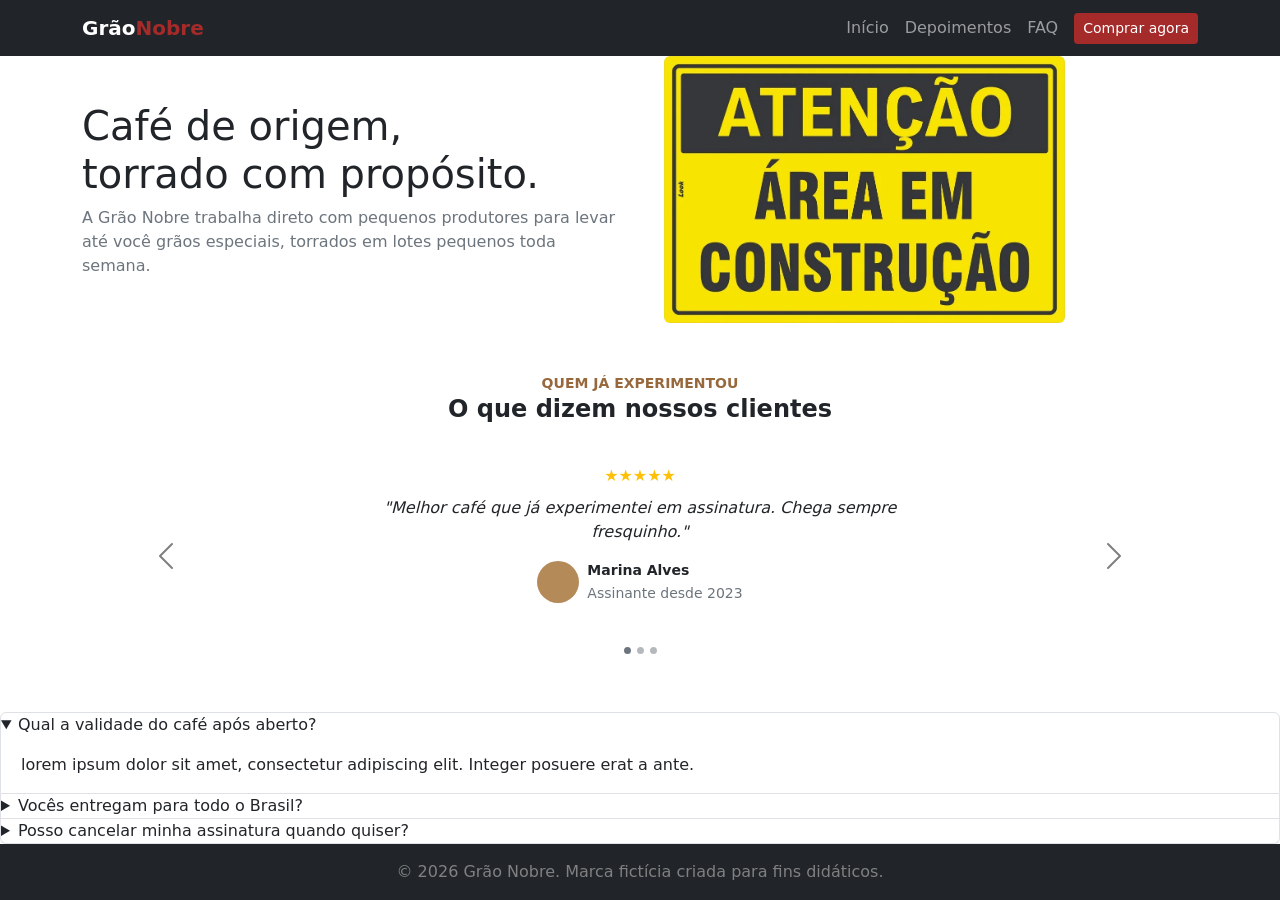
<file: Exercicio 2/index.html>
<!DOCTYPE html>
<html lang="pt-BR">
<head>
  <meta charset="UTF-8">
  <meta name="viewport" content="width=device-width, initial-scale=1.0">
  <title>Demo Bootstrap</title>
  <link
  href="https://cdn.jsdelivr.net/npm/bootstrap@5.3.3/dist/css/bootstrap.min.css"
  rel="stylesheet"
  >
</head>
<body>

<nav class="navbar navbar-expand-lg navbar-dark bg-dark">
  <div class="container">
    <a class="navbar-brand fw-bold" href="#">
      Grão<span style="color: brown;">Nobre</span>
    </a>
    <div class="collapse navbar-collapse" id="navbarPrincipal">
      <ul class="navbar-nav ms-auto align-items-lg-center">
        <li class="nav-item">
          <a class="nav-link" href="#inicio">Início</a>
        </li>
        <li class="nav-item">
          <a class="nav-link" href="#depoimentos">Depoimentos</a>
        </li>
        <li class="nav-item">
          <a class="nav-link" href="#faq">FAQ</a>
        </li>
        <li class="nav-item ms-lg-2">
          <button
            class="btn btn-sm text-white"
            style="background-color: brown;"
            data-bs-toggle="modal"
            data-bs-target="#comprarModal">
            Comprar agora
          </button>
        </li>
      </ul>
    </div>
  </div>
</nav>

<section id="inicio" class="hero">
  <div class="container">
    <div class="row align-items-center g-4 g-lg-5">
      <div class="col-lg-6">
        <h1>Café de origem,<br class="d-none d-xl-block"> torrado com propósito.</h1>
        <p class="text-secondary mb-0">A Grão Nobre trabalha direto com pequenos produtores para levar até você grãos especiais, torrados em lotes pequenos toda semana.</p>
      </div>
      <div class="col-lg-6">
        <img src="imagem/image.png" alt="Placeholder" class="img-fluid w-75 rounded">
      </div>
    </div>
  </div>
</section>

<section id="depoimentos" class="py-5 bg-white">
  <div class="container text-center">
    <small class="fw-bold text-uppercase"
           style="color: #98683d;">
      Quem já experimentou
    </small>
    <h2 class="h4 fw-bold mb-4">
      O que dizem nossos clientes
    </h2>
    <div id="carouselStacked"
         class="carousel slide"
         data-bs-ride="carousel">
      <div class="carousel-inner">
        <div class="carousel-item active">
          <div class="py-3 mx-auto" style="max-width: 600px;">
            <div class="text-warning mb-2">★★★★★</div>
            <p class="fst-italic">
              "Melhor café que já experimentei em assinatura.
              Chega sempre fresquinho."
            </p>
            <div class="d-flex justify-content-center
                        align-items-center gap-2">
              <div class="rounded-circle"
                   style="width: 42px; height: 42px;
                          background: #b58a59;">
              </div>
              <div class="text-start">
                <strong class="d-block small">
                  Marina Alves
                </strong>
                <small class="text-secondary">
                  Assinante desde 2023
                </small>
              </div>
            </div>
          </div>
        </div>
        <div class="carousel-item">
          <div class="py-3 mx-auto" style="max-width: 600px;">
            <div class="text-warning mb-2">★★★★★</div>
            <p class="fst-italic">
              "Um café delicioso, com aroma incrível.
              Minha rotina ficou muito melhor!"
            </p>
            <div class="d-flex justify-content-center
                        align-items-center gap-2">
              <div class="rounded-circle"
                   style="width: 42px; height: 42px;
                          background: #98683d;">
              </div>
              <div class="text-start">
                <strong class="d-block small">
                  Rafael Costa
                </strong>
                <small class="text-secondary">
                  Cliente desde 2024
                </small>
              </div>

            </div>
          </div>
        </div>
        <div class="carousel-item">
          <div class="py-3 mx-auto" style="max-width: 600px;">
            <div class="text-warning mb-2">★★★★★</div>
            <p class="fst-italic">
              "Adorei conhecer cafés de diferentes origens.
              A qualidade realmente faz diferença."
            </p>
            <div class="d-flex justify-content-center
                        align-items-center gap-2">

              <div class="rounded-circle"
                   style="width: 42px; height: 42px;
                          background: #c9a879;">
              </div>
              <div class="text-start">
                <strong class="d-block small">
                  Camila Rocha
                </strong>
                <small class="text-secondary">
                  Assinante desde 2022
                </small>
              </div>
            </div>
          </div>
        </div>
      </div>
      <button class="carousel-control-prev"
              type="button"
              data-bs-target="#carouselStacked"
              data-bs-slide="prev"
              aria-label="Depoimento anterior">

        <span class="carousel-control-prev-icon"
              aria-hidden="true"
              style="filter: invert(1);">
        </span>
      </button>
      <button class="carousel-control-next"
              type="button"
              data-bs-target="#carouselStacked"
              data-bs-slide="next"
              aria-label="Próximo depoimento">

        <span class="carousel-control-next-icon"
              aria-hidden="true"
              style="filter: invert(1);">
        </span>
      </button>
      <div class="carousel-indicators position-static mt-3 mb-0">
        <button type="button"
                data-bs-target="#carouselStacked"
                data-bs-slide-to="0"
                class="active bg-secondary"
                aria-current="true"
                aria-label="Depoimento 1"
                style="width: 7px; height: 7px;
                       border-radius: 50%;">
        </button>
        <button type="button"
                data-bs-target="#carouselStacked"
                data-bs-slide-to="1"
                class="bg-secondary"
                aria-label="Depoimento 2"
                style="width: 7px; height: 7px;
                       border-radius: 50%;">
        </button>
        <button type="button"
                data-bs-target="#carouselStacked"
                data-bs-slide-to="2"
                class="bg-secondary"
                aria-label="Depoimento 3"
                style="width: 7px; height: 7px;
                       border-radius: 50%;">
        </button>
      </div>
    </div>
  </div>
</section>

<div class="accordion accordion-sm" id="accordionExpandCollapse">
  <details class="accordion-item" name="accordionExpandCollapse" open>
    <summary class="accordion-header">
      Qual a validade do café após aberto?
    </summary>
    <div class="accordion-body">
      lorem ipsum dolor sit amet, consectetur adipiscing elit. Integer posuere erat a ante.
    </div>
  </details>
  <details class="accordion-item" name="accordionExpandCollapse">
    <summary class="accordion-header">
      Vocês entregam para todo o Brasil?
    </summary>
    <div class="accordion-body">
      lorem ipsum dolor sit amet, consectetur adipiscing elit. Integer posuere erat a ante.
    </div>
  </details>
  <details class="accordion-item" name="accordionExpandCollapse">
    <summary class="accordion-header">
      Posso cancelar minha assinatura quando quiser?
    </summary>
    <div class="accordion-body">
      lorem ipsum dolor sit amet, consectetur adipiscing elit. Integer posuere erat a ante.
    </div>
  </details>
</div>

  <footer class="py-3 text-center bg-dark" style="color: gray;">
    <div class="container">© 2026 Grão Nobre. Marca fictícia criada para fins didáticos.</div>
  </footer>

    <div class="modal fade" id="comprarModal" tabindex="-1" aria-labelledby="comprarModalLabel" aria-hidden="true">
    <div class="modal-dialog modal-dialog-centered">
      <div class="modal-content">
        <div class="modal-header">
          <h2 class="modal-title fs-5" id="comprarModalLabel">Faça seu pedido</h2>
          <button type="button" class="btn-close" data-bs-dismiss="modal" aria-label="Fechar"></button>
        </div>
        <div class="modal-body">
          <p class="text-secondary">Kit de degustação</p>
          <p class="text-secondary">1 pacote e 250g</p>
          <p class="text-secondary">5 pacotes de 250g</p>
            <button class="btn btn-coffee w-100" style="background-color: blue; color: white;">Ir para o carrinho</button>
        </div>
      </div>
    </div>
  </div>

  <script src="https://cdn.jsdelivr.net/npm/bootstrap@5.3.3/dist/js/bootstrap.bundle.min.js"></script>
</body>
</html>
</file>
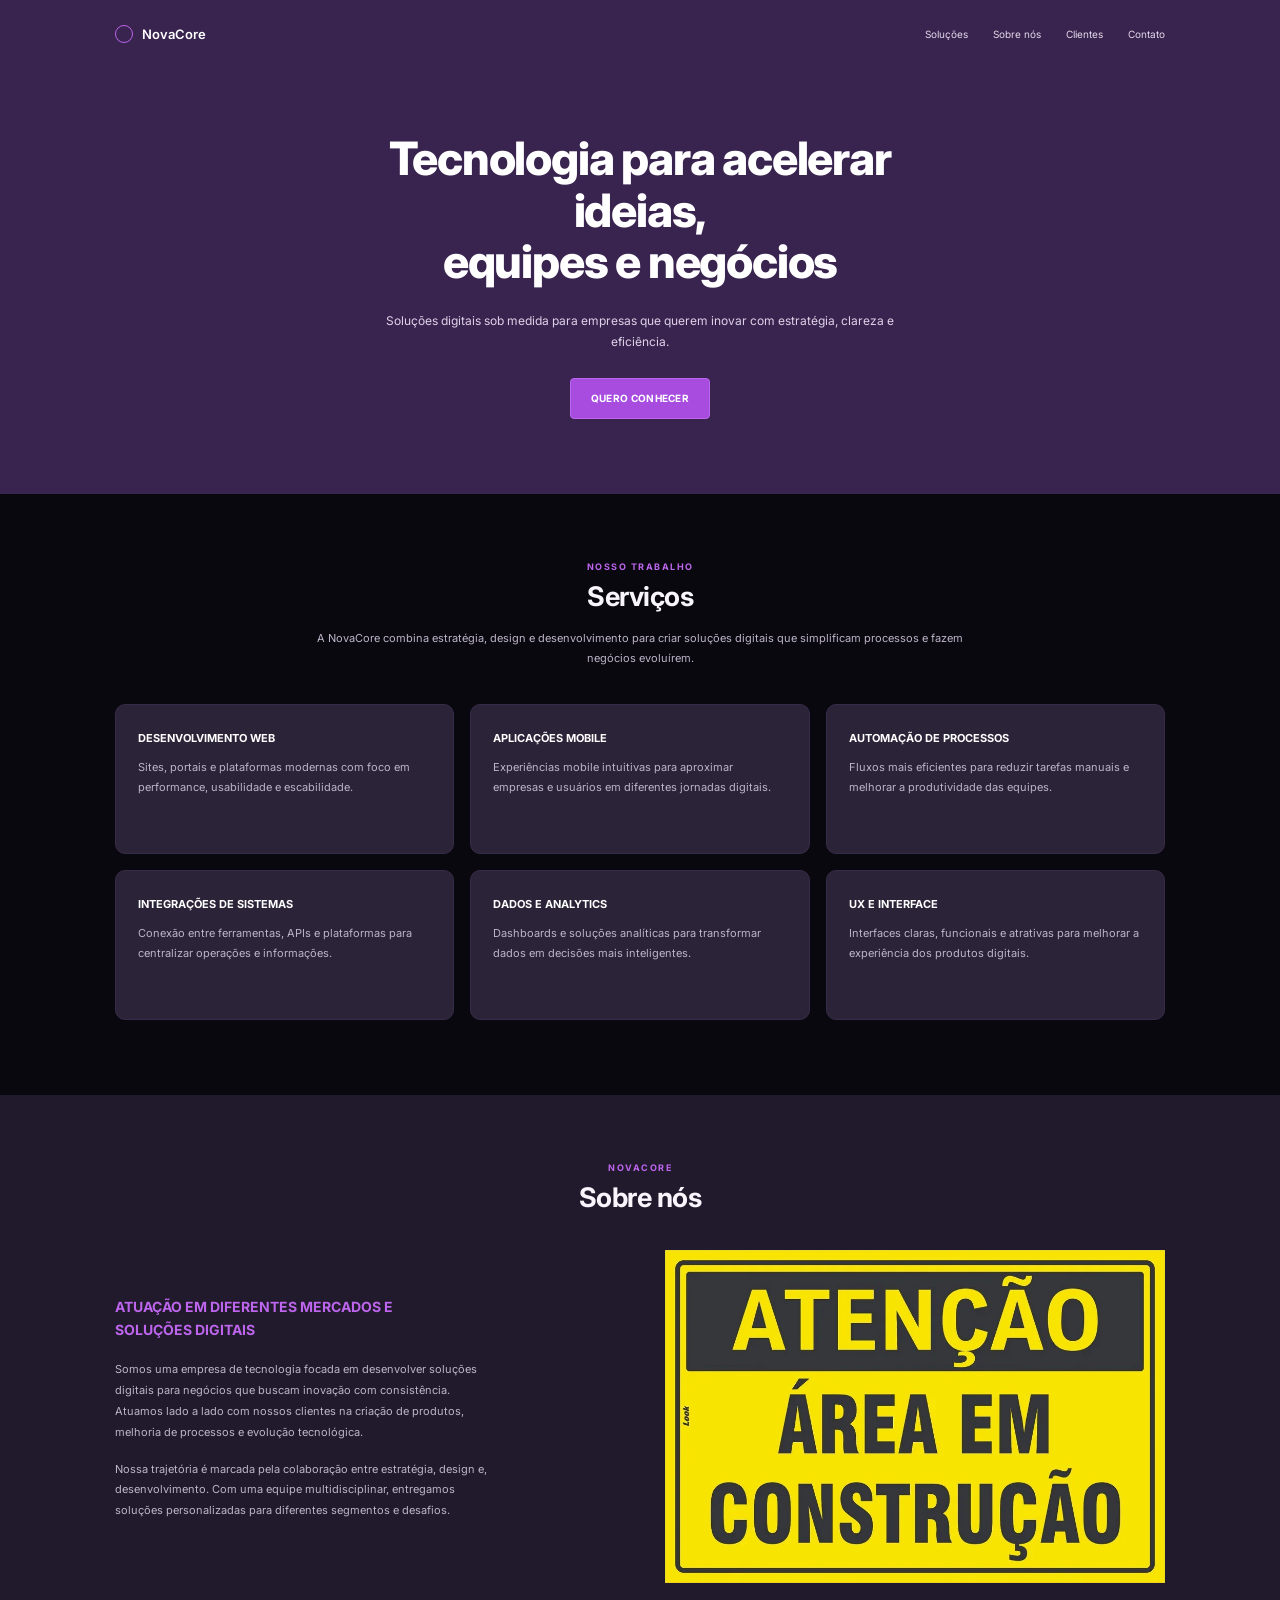
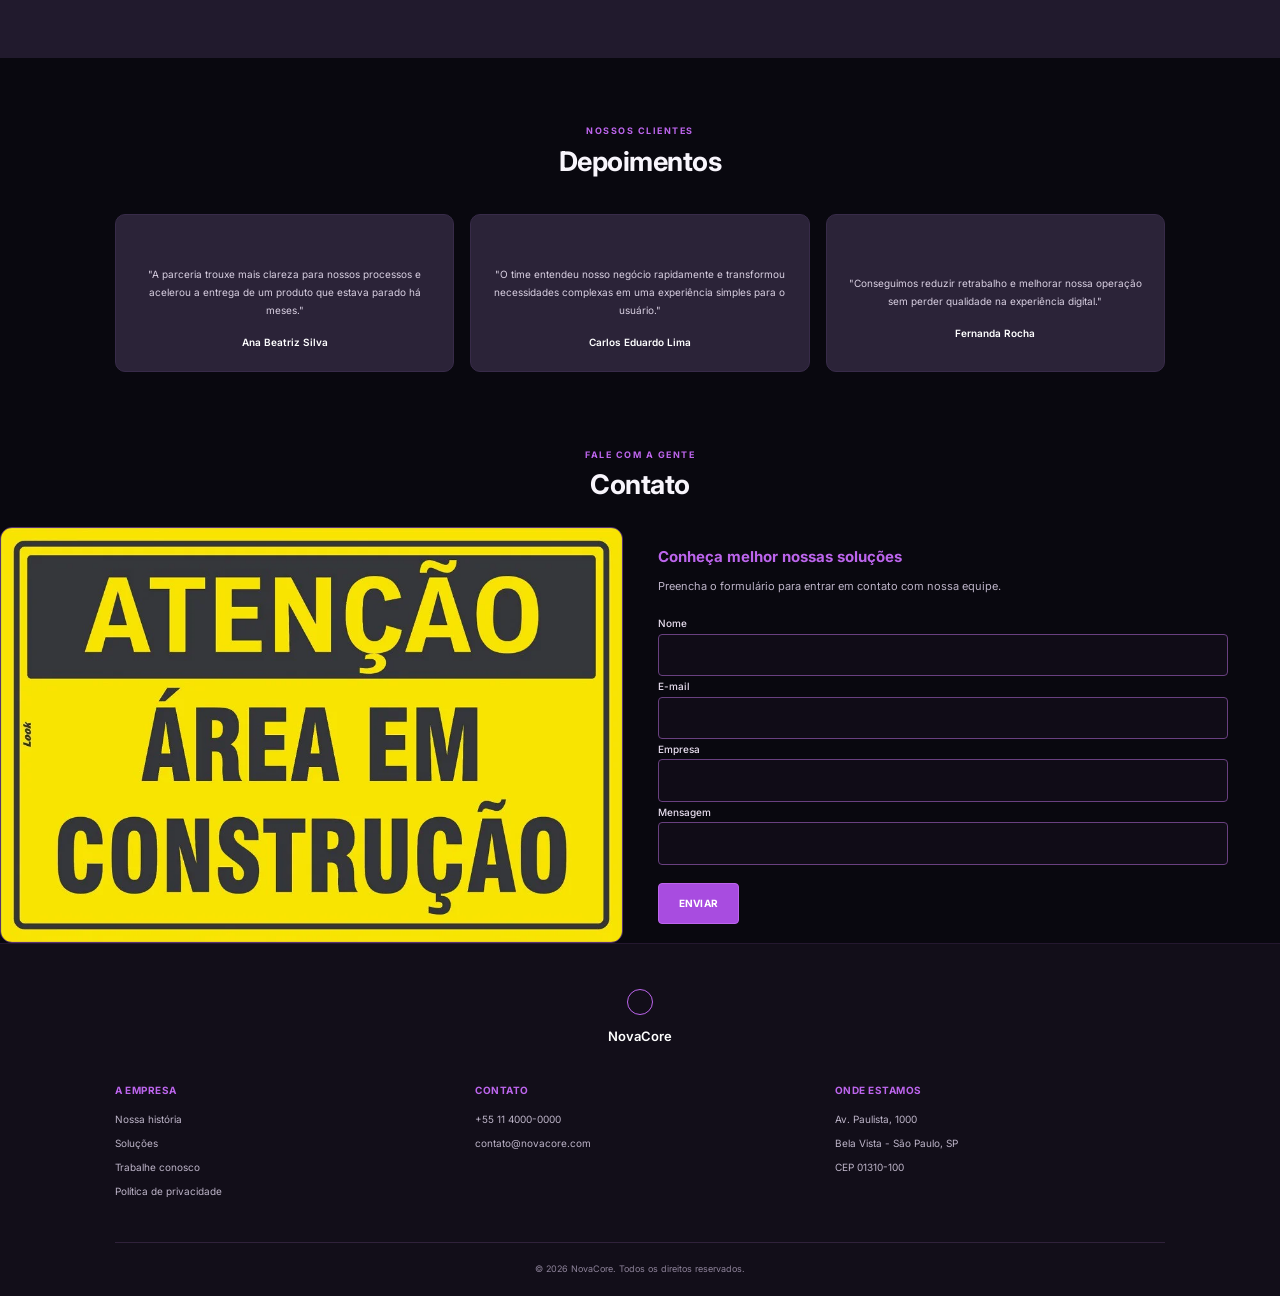
<file: Exercicio1/index.html>
<!DOCTYPE html>
<html lang="en">
<head>
  <meta charset="UTF-8">
  <meta name="viewport" content="width=device-width, initial-scale=1.0">
  <title>Ex1</title>
  <link rel="preconnect" href="https://fonts.googleapis.com">
  <link rel="preconnect" href="https://fonts.gstatic.com" crossorigin>
  <link href="https://fonts.googleapis.com/css2?family=Inter:wght@400;500;600;700;800&display=swap" rel="stylesheet">
  <link rel="stylesheet" href="style.css">
</head>

<body>
  <div class="page">

    <header class="header">
        <div class="marca">NovaCore</div>
      <nav class="nav">
        <a href="#">Soluções</a>
        <a href="#">Sobre nós</a>
        <a href="#">Clientes</a>
        <a href="#">Contato</a>
      </nav>
    </header>

    <main>
      <section class="hero">
        <div class="hero-retangulo">
          <h1>Tecnologia para acelerar<br>ideias,<br>equipes e negócios</h1>
          <p class="hero-texto">
            Soluções digitais sob medida para empresas que querem inovar com estratégia, clareza e eficiência.
          </p>
          <button class="button" type="button">QUERO CONHECER</button>
        </div>
      </section>

      <section class="servicos">
        <div class="servicos-header">
          <h5>NOSSO TRABALHO</h5>
          <h2>Serviços</h2>
          <p>A NovaCore combina estratégia, design e desenvolvimento para criar soluções digitais que simplificam processos e fazem negócios evoluírem.</p>
        </div>

        <div class="servicos-grid">
          <div class="grid-box">
            <h3>DESENVOLVIMENTO WEB</h3>
            <p>Sites, portais e plataformas modernas com foco em performance, usabilidade e escabilidade.</p>
          </div>

          <div class="grid-box">
            <h3>APLICAÇÕES MOBILE</h3>
            <p>Experiências mobile intuitivas para aproximar empresas e usuários em diferentes jornadas digitais.</p>
          </div>

          <div class="grid-box">
            <h3>AUTOMAÇÃO DE PROCESSOS</h3>
            <p>Fluxos mais eficientes para reduzir tarefas manuais e melhorar a produtividade das equipes.</p>
          </div>

          <div class="grid-box">
            <h3>INTEGRAÇÕES DE SISTEMAS</h3>
            <p>Conexão entre ferramentas, APIs e plataformas para centralizar operações e informações.</p>
          </div>

          <div class="grid-box">
            <h3>DADOS E ANALYTICS</h3>
            <p>Dashboards e soluções analíticas para transformar dados em decisões mais inteligentes.</p>
          </div>

          <div class="grid-box">
            <h3>UX E INTERFACE</h3>
            <p>Interfaces claras, funcionais e atrativas para melhorar a experiência dos produtos digitais.</p>
          </div>
        </div>
      </section>

      <section class="sobrenos">
        <div class="sobrenos-header">
          <h5>NOVACORE</h5>
          <h2>Sobre nós</h2>
        </div>

        <div class="sobrenos-texto">
            <h3>ATUAÇÃO EM DIFERENTES MERCADOS E<br>SOLUÇÕES DIGITAIS</h3>
            <p>
              Somos uma empresa de tecnologia focada em desenvolver soluções<br>digitais para negócios que buscam inovação com consistência.<br>Atuamos lado a lado com nossos clientes na criação de produtos,<br> melhoria de processos e evolução tecnológica.
            </p>
            <p>
              Nossa trajetória é marcada pela colaboração entre estratégia, design e,<br>desenvolvimento. Com uma equipe multidisciplinar, entregamos<br>soluções personalizadas para diferentes segmentos e desafios.
            </p>
        </div>

        <div class="sobrenos-imagem">
          <img src="imagem/image.png" alt="Trocar">
        </div>
      </section>

      <section class="depoimentos">
        <div class="depoimentos-header">
          <h5>NOSSOS CLIENTES</h5>
          <h2>Depoimentos</h2>
        </div>

        <div class="depoimentos-grid">
          <div class="depoimentos-box">
            <p>"A parceria trouxe mais clareza para nossos processos e acelerou a entrega de um produto que estava parado há meses."</p>
            <h6>Ana Beatriz Silva</h6>
          </div>

          <div class="depoimentos-box">
            <p>"O time entendeu nosso negócio rapidamente e transformou necessidades complexas em uma experiência simples para o usuário."</p>
            <h6>Carlos Eduardo Lima</h6>
          </div>

          <div class="depoimentos-box">
            <p>"Conseguimos reduzir retrabalho e melhorar nossa operação sem perder qualidade na experiência digital."</p>
            <h6>Fernanda Rocha</h6>
          </div>
        </div>
      </section>

      <section class="contato">
        <div class="contato-header">
          <h5>FALE COM A GENTE</h5>
          <h2>Contato</h2>
        </div>

        <div class="contato-imagem">
          <img src="imagem/image.png" alt="Trocar">
        </div>

          <div class="contato-formulario">
            <h3>Conheça melhor nossas soluções</h3>
            <p>Preencha o formulário para entrar em contato com nossa equipe.</p>

            <label for="nome">Nome</label>
            <input id="nome" type="text">

            <label for="email">E-mail</label>
            <input id="email" type="email">

            <label for="empresa">Empresa</label>
            <input id="empresa" type="text">

            <label for="mensagem">Mensagem</label>
            <input id="mensagem" type="text">

            <button class="button" type="button">ENVIAR</button>
          </div>
        </div>
      </section>
    </main>

    <footer class="footer">

        <div class="marca-footer">
          <h4>NovaCore</h4>
        </div>
      
      <div class="footer-grid">
        <div>
          <h5>A EMPRESA</h5>
          <a href="#">Nossa história</a>
          <a href="#">Soluções</a>
          <a href="#">Trabalhe conosco</a>
          <a href="#">Política de privacidade</a>
        </div>

        <div>
          <h5>CONTATO</h5>
          <a href="#">+55 11 4000-0000</a>
          <a href="#">contato@novacore.com</a>
        </div>

        <div>
          <h5>ONDE ESTAMOS</h5>
          <a href="#">Av. Paulista, 1000</a>
          <a href="#">Bela Vista - São Paulo, SP</a>
          <a href="#">CEP 01310-100</a>
        </div>
      </div>

      <div class="copyright">
        © 2026 NovaCore. Todos os direitos reservados.
      </div>
    </footer>

  </div>
</body>
</html>
</file>
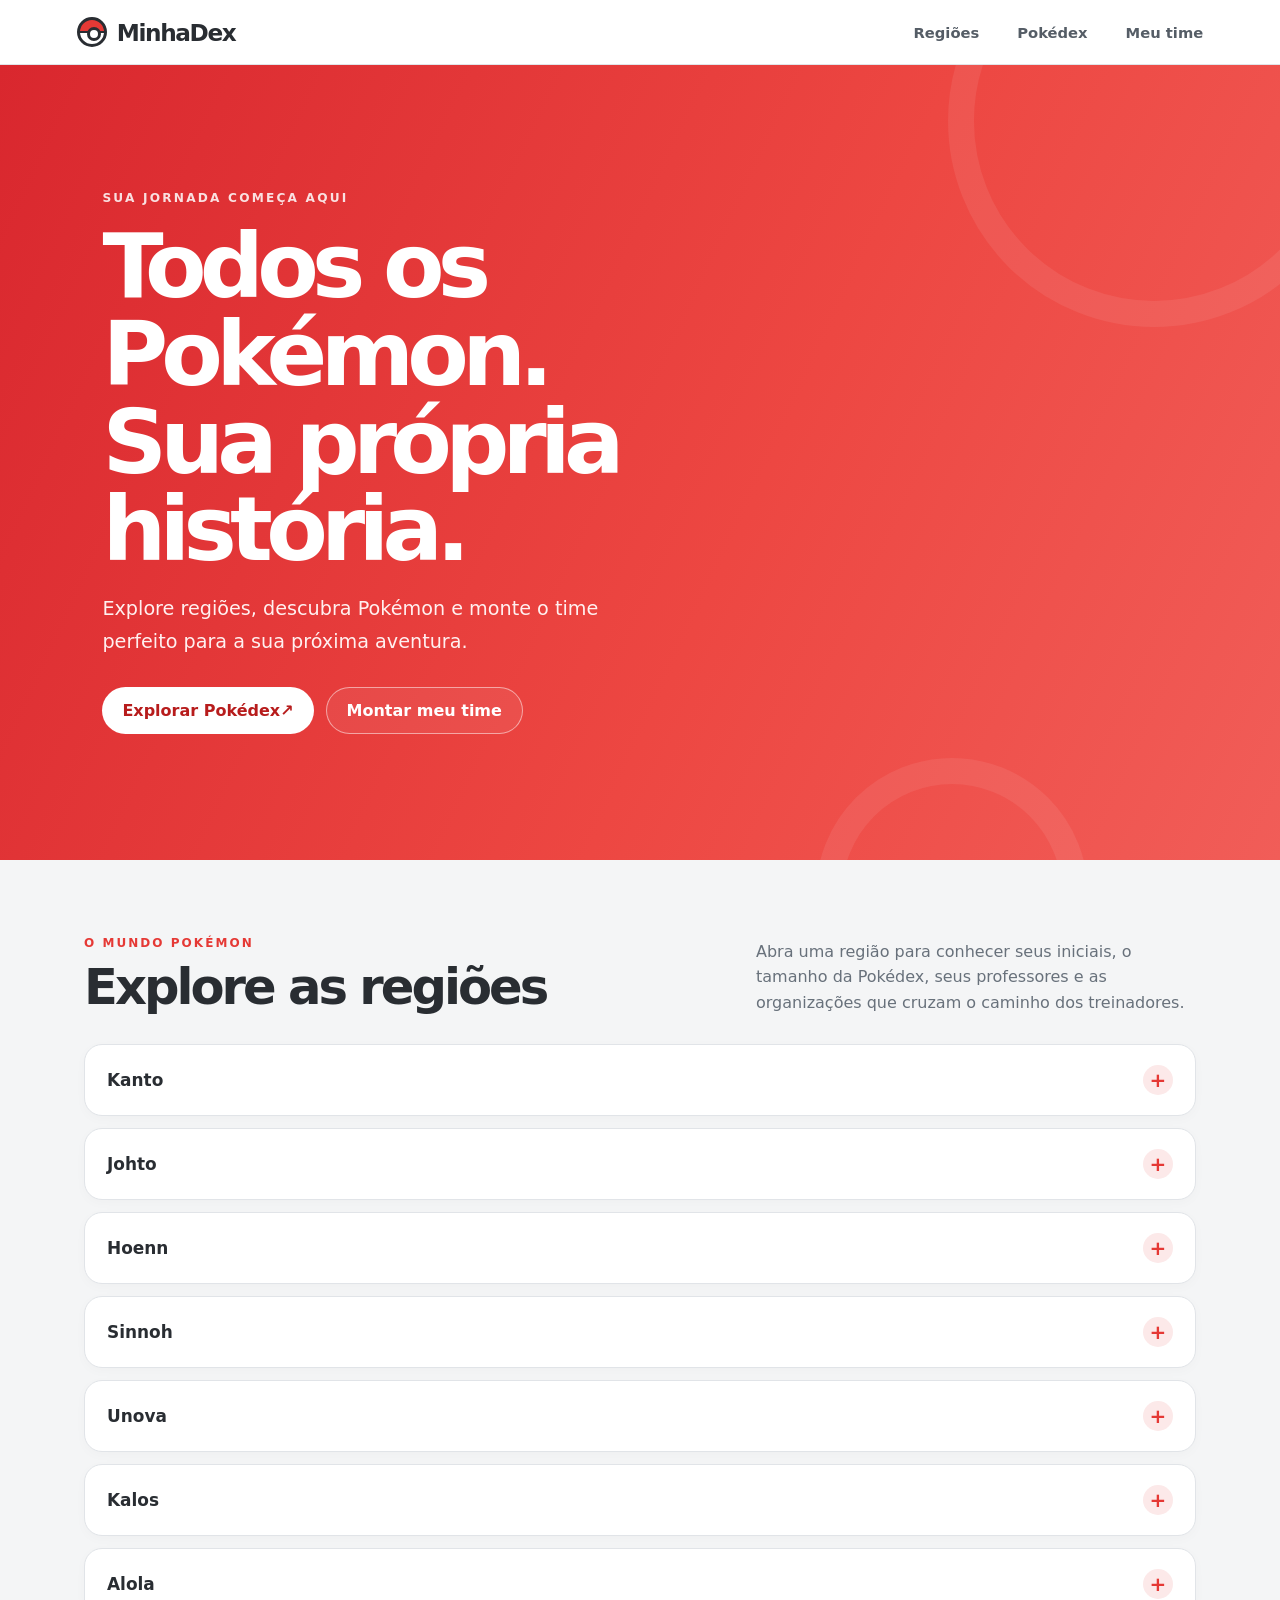
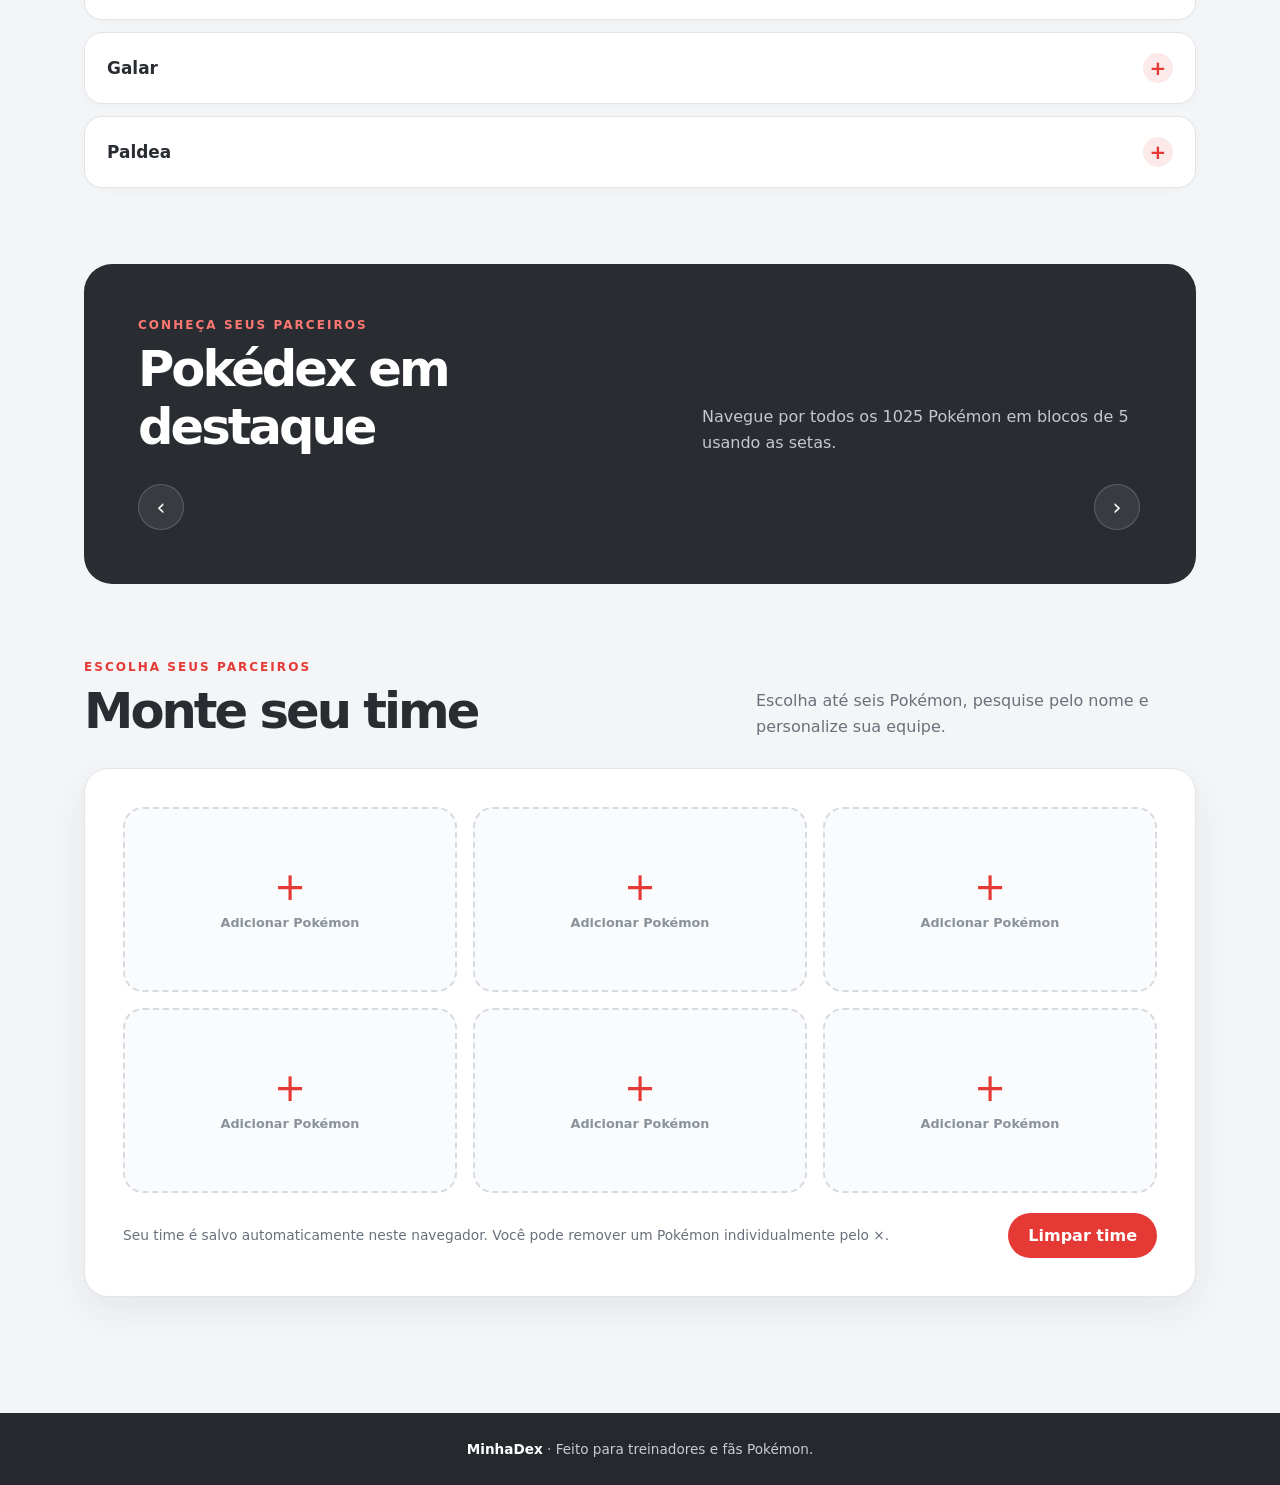
<file: Exercicio 4/minhadex.html>
<!DOCTYPE html>
<html lang="pt-BR">
<head>
<meta charset="UTF-8">
<meta name="viewport" content="width=device-width, initial-scale=1">
<title>MinhaDex — Sua jornada Pokémon</title>
<style>
:root{--red:#e53935;--red-dark:#b71c1c;--ink:#292d32;--muted:#68717b;--paper:#f4f5f6;--white:#fff;--line:#e1e4e8;--shadow:0 14px 36px #20273312}
*{box-sizing:border-box}
html{scroll-behavior:smooth;scroll-padding-top:88px}
body{margin:0;background:var(--paper);color:var(--ink);font-family:Inter,ui-sans-serif,system-ui,-apple-system,"Segoe UI",sans-serif}
a{color:inherit;text-decoration:none}
button,input{font:inherit}
.nav{position:sticky;top:0;z-index:10;display:flex;align-items:center;justify-content:space-between;padding:17px clamp(20px,6vw,88px);background:#fff;border-bottom:1px solid var(--line)}
.brand{display:flex;align-items:center;gap:10px;font-weight:900;font-size:1.45rem;letter-spacing:-.06em}
.brand-mark{width:30px;height:30px;border:3px solid var(--ink);border-radius:50%;background:linear-gradient(to bottom,var(--red) 0 46%,var(--ink) 46% 55%,#fff 55%);position:relative;display:inline-block}
.brand-mark:after{content:"";position:absolute;width:8px;height:8px;border:3px solid var(--ink);background:#fff;border-radius:50%;left:7px;top:7px}
.nav-links{display:flex;gap:clamp(16px,3vw,38px);font-size:.92rem;font-weight:750;color:#555d66}
.nav-links a:hover{color:var(--red)}
.hero{position:relative;overflow:hidden;padding:clamp(64px,10vw,126px) clamp(22px,8vw,120px);background:linear-gradient(115deg,#d9272e 0%,#ed4742 58%,#f15d58 100%);color:#fff}
.hero:before,.hero:after{content:"";position:absolute;border:26px solid #ffffff13;border-radius:50%;pointer-events:none}
.hero:before{width:360px;height:360px;right:-80px;top:-150px}
.hero:after{width:220px;height:220px;right:15%;bottom:-170px}
.hero-inner{max-width:1100px;margin:auto;position:relative;z-index:1}
.eyebrow{font-size:.76rem;font-weight:900;text-transform:uppercase;letter-spacing:.18em;opacity:.85}
h1{font-size:clamp(2.8rem,7vw,5.9rem);line-height:.98;letter-spacing:-.075em;max-width:760px;margin:18px 0}
.hero p{font-size:clamp(1rem,2vw,1.2rem);max-width:570px;line-height:1.7;color:#fff0f0}
.hero-actions{display:flex;gap:12px;flex-wrap:wrap;margin-top:28px}
.btn{display:inline-flex;align-items:center;justify-content:center;border:0;border-radius:999px;padding:13px 20px;font-weight:850;cursor:pointer;transition:transform .18s,background .18s}
.btn:hover{transform:translateY(-2px)}
.btn-light{background:#fff;color:var(--red-dark)}
.btn-outline{border:1px solid #ffffff80;color:#fff;background:#ffffff12}
main{max-width:1160px;margin:auto;padding:0 24px}
.section{padding:76px 0}
.section-head{display:flex;justify-content:space-between;align-items:end;gap:24px;margin-bottom:28px}
.kicker{color:var(--red);font-size:.75rem;text-transform:uppercase;letter-spacing:.17em;font-weight:900}
h2{font-size:clamp(2rem,4vw,3.1rem);letter-spacing:-.06em;margin:8px 0 0}
.section-head p{max-width:440px;color:var(--muted);line-height:1.6;margin:0}
.regions{display:grid;gap:12px}
details.region{background:#fff;border:1px solid var(--line);border-radius:18px;overflow:hidden;box-shadow:0 3px 12px #252b3306}
.region summary{list-style:none;cursor:pointer;padding:20px 22px;display:flex;align-items:center;justify-content:space-between;gap:15px;font-weight:900;font-size:1.06rem}
.region summary::-webkit-details-marker{display:none}
.region summary:after{content:"+";display:grid;place-items:center;width:30px;height:30px;border-radius:50%;background:#fce9e9;color:var(--red);font-size:1.25rem}
.region[open] summary{color:var(--red);border-bottom:1px solid var(--line)}
.region[open] summary:after{content:"−"}
.region-content{padding:18px;display:grid;grid-template-columns:repeat(4,minmax(0,1fr));gap:12px}
.info-card{background:#f7f8f9;border-radius:13px;padding:16px;min-height:124px}
.info-card .label{font-size:.7rem;color:var(--muted);font-weight:900;text-transform:uppercase;letter-spacing:.08em}
.info-card p{margin:10px 0 0;font-weight:750;line-height:1.5}
.starter-names{color:var(--red-dark)}
.dex-section{background:#292d32;color:#fff;border-radius:28px;padding:clamp(24px,5vw,54px);overflow:hidden}
.dex-section .kicker{color:#ff7773}
.dex-section .section-head p{color:#c5c9ce}
.carousel-wrap{display:grid;grid-template-columns:48px minmax(0,1fr) 48px;align-items:center;gap:12px;margin-top:26px}
.arrow{width:46px;height:46px;border:1px solid #ffffff30;background:#ffffff12;color:#fff;border-radius:50%;font-size:1.4rem;cursor:pointer;display:grid;place-items:center}
.arrow:hover{background:var(--red)}
.dex-track{display:flex;gap:16px;overflow-x:auto;scroll-behavior:smooth;padding:8px 2px 18px;scrollbar-width:none}
.dex-track::-webkit-scrollbar{display:none}
.dex-card{flex:0 0 calc((100% - 64px) / 5);min-width:145px;scroll-snap-align:start;text-align:center}
.orb{aspect-ratio:1;border-radius:50%;background:linear-gradient(to bottom,#e94440 0 47%,#292d32 47% 53%,#fff 53%);padding:10px;display:grid;place-items:center;box-shadow:inset 0 0 0 7px #ffffff20,0 12px 24px #0003}
.orb-inner{width:100%;height:100%;border-radius:50%;border:2px solid #2e3237;background:#f8f9fa;display:grid;place-items:center;overflow:hidden}
.orb img{width:78%;height:78%;object-fit:contain;image-rendering:pixelated}
.dex-name{font-weight:900;margin:12px 0 4px;font-size:0.95rem}
.dex-type{font-size:.72rem;font-weight:700;color:#a0aec0;margin-bottom:6px;text-transform:capitalize}
.dex-meta{font-size:.8rem;color:#c8cdd2;line-height:1.6}
.dex-number{color:#ff8580;font-weight:900}
.team-panel{background:#fff;border:1px solid var(--line);border-radius:24px;padding:clamp(22px,4vw,38px);box-shadow:var(--shadow)}
.team-grid{display:grid;grid-template-columns:repeat(3,minmax(0,1fr));gap:16px}
.team-slot{position:relative;min-height:185px;border:2px dashed #d7dbe0;border-radius:20px;background:#fafbfc;display:flex;align-items:center;justify-content:center;flex-direction:column;gap:8px;color:#8a929b;text-align:center;cursor:pointer;padding:16px;transition:border-color .2s,background .2s}
.team-slot:hover{border-color:var(--red);background:#fff8f8}
.team-slot .team-sprite{width:104px;height:104px;object-fit:contain;image-rendering:pixelated}
.team-slot .slot-name{font-weight:900;color:var(--ink)}
.team-slot .slot-number{font-size:.78rem;color:var(--muted)}
.team-slot .remove-pokemon{position:absolute;right:9px;top:9px;width:29px;height:29px;border:0;border-radius:50%;background:var(--red);color:white;font-size:1.2rem;line-height:1;cursor:pointer;display:grid;place-items:center}
.team-slot .remove-pokemon:hover{background:var(--red-dark)}
.team-slot .plus{font-size:2.4rem;line-height:1;color:var(--red);font-weight:400}
.team-slot .slot-label{font-size:.8rem;font-weight:800}
.team-hint{font-size:.86rem;color:var(--muted);line-height:1.6;margin:0}
.team-footer{display:flex;align-items:center;justify-content:space-between;gap:16px;margin-top:20px}
.clear-btn{background:var(--red);color:#fff;white-space:nowrap}
.clear-btn:hover{background:var(--red-dark)}
.modal-backdrop{position:fixed;inset:0;background:#14171ccc;z-index:30;display:flex;align-items:center;justify-content:center;padding:18px}
.modal-backdrop[hidden]{display:none!important}
.modal{width:min(1000px,100%);max-height:90vh;overflow:auto;background:#fff;border-radius:22px;padding:24px;box-shadow:0 24px 80px #0005}
.modal-head{display:flex;align-items:center;justify-content:space-between;gap:16px}
.modal-head h3{margin:5px 0 0;font-size:1.5rem;letter-spacing:-.04em}
.close-modal{display:grid;place-items:center;width:42px;height:42px;border:0;border-radius:50%;background:#f0f1f3;font-size:1.6rem;cursor:pointer;color:var(--ink)}
.search{width:100%;margin:18px 0 12px;padding:14px 16px;border:1px solid var(--line);border-radius:12px;outline:none}
.search:focus{border-color:var(--red);box-shadow:0 0 0 3px #e539351a}
.pokemon-list{display:grid;grid-template-columns:repeat(10,minmax(0,1fr));gap:8px}
.pokemon-choice{position:relative;background:#f6f7f8;border:1px solid #eceef0;border-radius:12px;padding:8px 4px 10px;text-align:center;min-width:0;cursor:pointer;transition:transform .15s,border-color .15s,background .15s;color:var(--ink)}
.pokemon-choice:hover{transform:translateY(-2px);border-color:var(--red);background:#fff5f5}
.pokemon-choice img{display:block;width:100%;max-width:76px;aspect-ratio:1;object-fit:contain;margin:auto;image-rendering:pixelated}
.pokemon-choice span{display:block;font-size:.7rem;font-weight:800;overflow-wrap:anywhere}
.pokemon-choice small{display:block;font-size:.63rem;color:var(--muted);margin-top:3px}
.picker-status{font-size:.9rem;color:var(--muted);padding:4px 0 12px}
.picker-footer{display:flex;align-items:center;justify-content:space-between;gap:12px;margin-top:18px;color:var(--muted);font-size:.85rem}
footer{margin-top:40px;background:#25292e;color:#c9cdd1;padding:28px 24px;text-align:center;font-size:.85rem}
footer strong{color:#fff}
@media(max-width:900px){.region-content{grid-template-columns:repeat(2,minmax(0,1fr))}.dex-card{flex-basis:calc((100% - 32px)/3)}.pokemon-list{grid-template-columns:repeat(5,minmax(0,1fr))}}
@media(max-width:600px){.nav{padding:14px 18px;align-items:flex-start;gap:14px}.brand{font-size:1.2rem}.nav-links{gap:10px;flex-wrap:wrap;justify-content:flex-end;font-size:.78rem}.hero{padding:66px 23px}.section{padding:54px 0}.section-head{display:block}.section-head p{margin-top:12px}.region-content{grid-template-columns:1fr 1fr;padding:12px}.info-card{padding:12px;min-height:110px}.carousel-wrap{grid-template-columns:34px minmax(0,1fr) 34px;gap:7px}.arrow{width:34px;height:34px}.dex-card{flex-basis:70%}.team-grid{grid-template-columns:repeat(2,minmax(0,1fr));gap:10px}.team-slot{min-height:145px}.pokemon-list{grid-template-columns:repeat(3,minmax(0,1fr))}.modal{padding:17px}.team-footer{flex-direction:column;align-items:flex-start}.clear-btn{width:100%}}
</style>
</head>
<body>
<nav class="nav">
  <a class="brand" href="#inicio"><span class="brand-mark" aria-hidden="true"></span>MinhaDex</a>
  <div class="nav-links">
    <a href="#regioes">Regiões</a>
    <a href="#pokedex">Pokédex</a>
    <a href="#meu-time">Meu time</a>
  </div>
</nav>
<header class="hero" id="inicio">
  <div class="hero-inner">
    <div class="eyebrow">Sua jornada começa aqui</div>
    <h1>Todos os Pokémon.<br>Sua própria história.</h1>
    <p>Explore regiões, descubra Pokémon e monte o time perfeito para a sua próxima aventura.</p>
    <div class="hero-actions">
      <a class="btn btn-light" href="#pokedex">Explorar Pokédex <span aria-hidden="true">↗</span></a>
      <a class="btn btn-outline" href="#meu-time">Montar meu time</a>
    </div>
  </div>
</header>
<main>
  <section class="section" id="regioes">
    <div class="section-head">
      <div><div class="kicker">O mundo Pokémon</div><h2>Explore as regiões</h2></div>
      <p>Abra uma região para conhecer seus iniciais, o tamanho da Pokédex, seus professores e as organizações que cruzam o caminho dos treinadores.</p>
    </div>
    <div class="regions">
      <details class="region"><summary>Kanto</summary><div class="region-content">
        <article class="info-card"><div class="label">Pokémon iniciais</div><p class="starter-names">Bulbasaur · Charmander · Squirtle</p></article>
        <article class="info-card"><div class="label">Pokédex regional</div><p>151 Pokémon</p></article>
        <article class="info-card"><div class="label">Professor</div><p>Professor Samuel Carvalho</p></article>
        <article class="info-card"><div class="label">Organização maligna</div><p>Equipe Rocket</p></article>
      </div></details>
      <details class="region"><summary>Johto</summary><div class="region-content">
        <article class="info-card"><div class="label">Pokémon iniciais</div><p class="starter-names">Chikorita · Cyndaquil · Totodile</p></article>
        <article class="info-card"><div class="label">Pokédex regional</div><p>100 Pokémon</p></article>
        <article class="info-card"><div class="label">Professor</div><p>Professor Elm</p></article>
        <article class="info-card"><div class="label">Organização maligna</div><p>Equipe Rocket</p></article>
      </div></details>
      <details class="region"><summary>Hoenn</summary><div class="region-content">
        <article class="info-card"><div class="label">Pokémon iniciais</div><p class="starter-names">Treecko · Torchic · Mudkip</p></article>
        <article class="info-card"><div class="label">Pokédex regional</div><p>135 Pokémon</p></article>
        <article class="info-card"><div class="label">Professor</div><p>Professor Birch</p></article>
        <article class="info-card"><div class="label">Organizações malignas</div><p>Equipe Aqua · Equipe Magma</p></article>
      </div></details>
      <details class="region"><summary>Sinnoh</summary><div class="region-content">
        <article class="info-card"><div class="label">Pokémon iniciais</div><p class="starter-names">Turtwig · Chimchar · Piplup</p></article>
        <article class="info-card"><div class="label">Pokédex regional</div><p>107 Pokémon</p></article>
        <article class="info-card"><div class="label">Professor</div><p>Professor Rowan</p></article>
        <article class="info-card"><div class="label">Organização maligna</div><p>Equipe Galáctica</p></article>
      </div></details>
      <details class="region"><summary>Unova</summary><div class="region-content">
        <article class="info-card"><div class="label">Pokémon iniciais</div><p class="starter-names">Snivy · Tepig · Oshawott</p></article>
        <article class="info-card"><div class="label">Pokédex regional</div><p>156 Pokémon</p></article>
        <article class="info-card"><div class="label">Professora</div><p>Professora Juniper</p></article>
        <article class="info-card"><div class="label">Organização maligna</div><p>Equipe Plasma</p></article>
      </div></details>
      <details class="region"><summary>Kalos</summary><div class="region-content">
        <article class="info-card"><div class="label">Pokémon iniciais</div><p class="starter-names">Chespin · Fennekin · Froakie</p></article>
        <article class="info-card"><div class="label">Pokédex regional</div><p>72 Pokémon</p></article>
        <article class="info-card"><div class="label">Professor</div><p>Professor Sicômoro</p></article>
        <article class="info-card"><div class="label">Organização maligna</div><p>Equipe Flare</p></article>
      </div></details>
      <details class="region"><summary>Alola</summary><div class="region-content">
        <article class="info-card"><div class="label">Pokémon iniciais</div><p class="starter-names">Rowlet · Litten · Popplio</p></article>
        <article class="info-card"><div class="label">Pokédex regional</div><p>86 Pokémon</p></article>
        <article class="info-card"><div class="label">Professor</div><p>Professor Kukui</p></article>
        <article class="info-card"><div class="label">Organizações malignas</div><p>Fundação Aether · Equipe Skull</p></article>
      </div></details>
      <details class="region"><summary>Galar</summary><div class="region-content">
        <article class="info-card"><div class="label">Pokémon iniciais</div><p class="starter-names">Grookey · Scorbunny · Sobble</p></article>
        <article class="info-card"><div class="label">Pokédex regional</div><p>89 Pokémon</p></article>
        <article class="info-card"><div class="label">Professora</div><p>Professora Magnolia</p></article>
        <article class="info-card"><div class="label">Organizações malignas</div><p>Equipe Yell · Macro Cosmos</p></article>
      </div></details>
      <details class="region"><summary>Paldea</summary><div class="region-content">
        <article class="info-card"><div class="label">Pokémon iniciais</div><p class="starter-names">Sprigatito · Fuecoco · Quaxly</p></article>
        <article class="info-card"><div class="label">Pokédex regional</div><p>120 Pokémon</p></article>
        <article class="info-card"><div class="label">Professores</div><p>Professora Sada · Professor Turo</p></article>
        <article class="info-card"><div class="label">Organização maligna</div><p>Equipe Estrela</p></article>
      </div></details>
    </div>
  </section>
  <section class="section dex-section" id="pokedex">
    <div class="section-head">
      <div><div class="kicker">Conheça seus parceiros</div><h2>Pokédex em destaque</h2></div>
      <p>Navegue por todos os 1025 Pokémon em blocos de 5 usando as setas.</p>
    </div>
    <div class="carousel-wrap">
      <button class="arrow" id="carousel-prev" aria-label="Voltar 5 Pokémon" type="button">‹</button>
      <div class="dex-track" id="dex-track" aria-label="Carrossel de Pokémon">
        <!-- Preenchido dinamicamente via JavaScript -->
      </div>
      <button class="arrow" id="carousel-next" aria-label="Avançar 5 Pokémon" type="button">›</button>
    </div>
  </section>
  <section class="section" id="meu-time">
    <div class="section-head">
      <div><div class="kicker">Escolha seus parceiros</div><h2>Monte seu time</h2></div>
      <p>Escolha até seis Pokémon, pesquise pelo nome e personalize sua equipe.</p>
    </div>
    <div class="team-panel">
      <div class="team-grid" id="team-grid" aria-label="Seu time Pokémon"></div>
      <div class="team-footer">
        <p class="team-hint">Seu time é salvo automaticamente neste navegador. Você pode remover um Pokémon individualmente pelo ×.</p>
        <button class="btn clear-btn" id="clear-team" type="button">Limpar time</button>
      </div>
    </div>
  </section>

  <div class="modal-backdrop" id="pokemon-modal" hidden>
    <section class="modal" role="dialog" aria-modal="true" aria-labelledby="picker-title">
      <div class="modal-head">
        <div><div class="kicker">MinhaDex · Equipe</div><h3 id="picker-title">Escolha um Pokémon</h3></div>
        <button class="close-modal" id="close-modal" type="button" aria-label="Fechar janela">×</button>
      </div>
      <input class="search" id="pokemon-search" type="search" placeholder="Pesquisar por nome ou número..." aria-label="Pesquisar Pokémon">
      <div class="picker-status" id="picker-status" aria-live="polite">Carregando Pokédex...</div>
      <div class="pokemon-list" id="pokemon-list"></div>
      <div class="picker-footer"><span id="result-count"> </span><button class="btn btn-light" id="load-more" type="button" hidden>Carregar mais</button></div>
    </section>
  </div>
</main>
<footer><strong>MinhaDex</strong> · Feito para treinadores e fãs Pokémon.</footer>

<script>
(() => {
  const API = 'https://pokeapi.co/api/v2/pokemon?limit=1025';
  const SPRITE = id => `https://raw.githubusercontent.com/PokeAPI/sprites/master/sprites/pokemon/${id}.png`;
  const grid = document.getElementById('team-grid');
  const modal = document.getElementById('pokemon-modal');
  const search = document.getElementById('pokemon-search');
  const list = document.getElementById('pokemon-list');
  const status = document.getElementById('picker-status');
  const count = document.getElementById('result-count');
  const loadMore = document.getElementById('load-more');
  const closeButton = document.getElementById('close-modal');
  const clearButton = document.getElementById('clear-team');

  const typeMap = {
    normal: 'Normal', fire: 'Fogo', water: 'Água', grass: 'Grama',
    electric: 'Elétrico', ice: 'Gelo', fighting: 'Lutador', poison: 'Veneno',
    ground: 'Terra', flying: 'Voador', psychic: 'Psíquico', bug: 'Inseto',
    rock: 'Pedra', ghost: 'Fantasma', dragon: 'Dragão', steel: 'Aço',
    fairy: 'Fada', dark: 'Sombrio'
  };

  let pokemon = [];
  let activeSlot = 0;
  let visibleCount = 100;
  let loading = false;
  let team = Array(6).fill(null);

  try {
    const saved = JSON.parse(localStorage.getItem('minhadex-team') || 'null');
    if (Array.isArray(saved) && saved.length === 6) team = saved;
  } catch (_) {}

  const prettyName = name => name.split('-').map(part => {
    if (['mr','mime','jr'].includes(part)) return part[0].toUpperCase() + part.slice(1);
    return part.charAt(0).toUpperCase() + part.slice(1);
  }).join(' ');

  function saveTeam() {
    try { localStorage.setItem('minhadex-team', JSON.stringify(team)); } catch (_) {}
  }

  function renderTeam() {
    grid.innerHTML = '';
    team.forEach((entry, index) => {
      const slot = document.createElement('div');
      slot.className = 'team-slot';
      slot.setAttribute('role', 'group');
      slot.setAttribute('aria-label', entry ? `Espaço ${index + 1}: ${prettyName(entry.name)}` : `Espaço ${index + 1}, adicionar Pokémon`);
      if (entry) {
        const remove = document.createElement('button');
        remove.type = 'button';
        remove.className = 'remove-pokemon';
        remove.textContent = '×';
        remove.setAttribute('aria-label', `Remover ${prettyName(entry.name)}`);
        remove.addEventListener('click', event => {
          event.stopPropagation();
          team[index] = null;
          saveTeam();
          renderTeam();
        });
        const img = document.createElement('img');
        img.className = 'team-sprite';
        img.src = entry.sprite || SPRITE(entry.id);
        img.alt = prettyName(entry.name);
        img.loading = 'lazy';
        const name = document.createElement('span');
        name.className = 'slot-name';
        name.textContent = prettyName(entry.name);
        const number = document.createElement('span');
        number.className = 'slot-number';
        number.textContent = `#${String(entry.id).padStart(4, '0')}`;
        slot.append(remove, img, name, number);
      } else {
        const plus = document.createElement('span');
        plus.className = 'plus';
        plus.textContent = '+';
        const label = document.createElement('span');
        label.className = 'slot-label';
        label.textContent = 'Adicionar Pokémon';
        slot.append(plus, label);
        slot.addEventListener('click', () => openPicker(index));
        slot.tabIndex = 0;
        slot.addEventListener('keydown', event => {
          if (event.key === 'Enter' || event.key === ' ') {
            event.preventDefault();
            openPicker(index);
          }
        });
      }
      grid.appendChild(slot);
    });
  }

  function renderPokemon() {
    const query = search.value.trim().toLocaleLowerCase('pt-BR');
    const filtered = pokemon.filter(p => p.name.toLocaleLowerCase('pt-BR').includes(query) || String(p.id) === query.replace(/^#/, ''));
    const shown = filtered.slice(0, visibleCount);
    list.innerHTML = '';
    const fragment = document.createDocumentFragment();
    shown.forEach(p => {
      const button = document.createElement('button');
      button.type = 'button';
      button.className = 'pokemon-choice';
      button.innerHTML = `<img loading="lazy" src="${SPRITE(p.id)}" alt=""><span></span><small>#${String(p.id).padStart(4, '0')}</small>`;
      button.querySelector('span').textContent = prettyName(p.name);
      button.addEventListener('click', () => {
        team[activeSlot] = { id: p.id, name: p.name, sprite: SPRITE(p.id) };
        saveTeam();
        renderTeam();
        closePicker();
      });
      fragment.appendChild(button);
    });
    list.appendChild(fragment);
    status.textContent = loading ? 'Carregando Pokédex...' : (filtered.length ? `${filtered.length} Pokémon encontrados` : 'Nenhum Pokémon encontrado. Tente outro nome.');
    count.textContent = filtered.length ? `Exibindo ${shown.length} de ${filtered.length}` : '';
    loadMore.hidden = shown.length >= filtered.length;
  }

  const track = document.getElementById('dex-track');
  
  async function renderCarousel() {
    if (!track) return;
    track.innerHTML = '';
    const fragment = document.createDocumentFragment();
    
    pokemon.forEach(p => {
      const card = document.createElement('article');
      card.className = 'dex-card';
      card.id = `pokemon-${p.id}`;
      
      const translatedTypes = p.types ? p.types.map(t => typeMap[t] || t).join(' / ') : 'Carregando...';

      card.innerHTML = `
        <div class="orb">
          <div class="orb-inner"><img loading="lazy" src="${SPRITE(p.id)}" alt="Sprite de ${prettyName(p.name)}"></div>
        </div>
        <div class="dex-name">${prettyName(p.name)}</div>
        <div class="dex-type" id="type-${p.id}">${translatedTypes}</div>
        <div class="dex-meta"><span class="dex-number">#${String(p.id).padStart(4, '0')}</span></div>
      `;
      fragment.appendChild(card);
    });
    track.appendChild(fragment);
  }

  async function loadPokemon() {
    if (pokemon.length || loading) return;
    loading = true;
    status.textContent = 'Carregando a Pokédex completa...';
    try {
      const response = await fetch(API);
      if (!response.ok) throw new Error('Falha ao carregar a Pokédex');
      const data = await response.json();
      
      pokemon = data.results.map(item => {
        const id = Number(item.url.match(/\/pokemon\/(\d+)\/?$/)[1]);
        return { id, name: item.name, types: null };
      }).sort((a, b) => a.id - b.id);

      status.textContent = '';
      renderPokemon();
      renderCarousel();

      loadAllTypes();

    } catch (error) {
      status.textContent = 'Não foi possível carregar a Pokédex. Verifique sua conexão e tente novamente.';
      const retry = document.createElement('button');
      retry.className = 'btn btn-light';
      retry.type = 'button';
      retry.textContent = 'Tentar novamente';
      retry.addEventListener('click', () => { pokemon = []; loadPokemon(); });
      list.replaceChildren(retry);
    } finally {
      loading = false;
    }
  }

  async function loadAllTypes() {
    const batchSize = 40;
    for (let i = 0; i < pokemon.length; i += batchSize) {
      const batch = pokemon.slice(i, i + batchSize);
      await Promise.all(batch.map(async p => {
        try {
          const res = await fetch(`https://pokeapi.co/api/v2/pokemon/${p.id}`);
          const data = await res.json();
          p.types = data.types.map(t => t.type.name);
          const typeEl = document.getElementById(`type-${p.id}`);
          if (typeEl) {
            typeEl.textContent = p.types.map(t => typeMap[t] || t).join(' / ');
          }
        } catch(e) {}
      }));
    }
  }

  function openPicker(index) {
    activeSlot = index;
    visibleCount = 100;
    modal.hidden = false;
    document.body.style.overflow = 'hidden';
    search.value = '';
    search.focus();
    renderPokemon();
    loadPokemon();
  }
  function closePicker() {
    modal.hidden = true;
    document.body.style.overflow = '';
  }

  search.addEventListener('input', () => {
    visibleCount = 100;
    renderPokemon();
  });
  loadMore.addEventListener('click', () => {
    visibleCount += 100;
    renderPokemon();
  });
  closeButton.addEventListener('click', closePicker);
  modal.addEventListener('click', event => { if (event.target === modal) closePicker(); });
  document.addEventListener('keydown', event => { if (event.key === 'Escape' && !modal.hidden) closePicker(); });
  clearButton.addEventListener('click', () => {
    team = Array(6).fill(null);
    saveTeam();
    renderTeam();
  });

  const prevBtn = document.getElementById('carousel-prev');
  const nextBtn = document.getElementById('carousel-next');

  if (track && prevBtn && nextBtn) {
    prevBtn.addEventListener('click', event => {
      event.preventDefault();
      const card = track.querySelector('.dex-card');
      if (card) {
        const cardWidth = card.getBoundingClientRect().width + 16;
        const jumpDistance = cardWidth * 5;
        
        if (track.scrollLeft <= 5) {
          track.scrollTo({ left: track.scrollWidth - track.clientWidth, behavior: 'smooth' });
        } else {
          track.scrollBy({ left: -jumpDistance, behavior: 'smooth' });
        }
      }
    });

    nextBtn.addEventListener('click', event => {
      event.preventDefault();
      const card = track.querySelector('.dex-card');
      if (card) {
        const cardWidth = card.getBoundingClientRect().width + 16;
        const jumpDistance = cardWidth * 5;
        
        if (Math.ceil(track.scrollLeft + track.clientWidth) >= track.scrollWidth - 5) {
          track.scrollTo({ left: 0, behavior: 'smooth' });
        } else {
          track.scrollBy({ left: jumpDistance, behavior: 'smooth' });
        }
      }
    });
  }

  renderTeam();
  loadPokemon();
})();
</script>

</body>
</html>
</file>
<file: Exercicio1/style.css>
* {
    margin: 0;
    padding: 0;
    box-sizing: border-box;
}

:root {
    --fundo: #09080f;
    --fundo-secundario: #211a2d;
    --roxo: #39234f;
    --roxo-claro: #a84ce0;
    --lilas: #bd65ed;
    --texto: #f8f5fc;
    --texto-secundario: #bdb4c8;
    --borda: #59336f;
    --card: #2b2338;
}

body {
    font-family: 'Inter', sans-serif;
    background: var(--fundo);
    color: var(--texto);
    font-size: 12px;
    line-height: 1.7;
}

.page {
    width: 100%;
    margin: 0;
    padding: 0;
}

a {
    color: inherit;
    text-decoration: none;
}

button,
input,
textarea {
    font: inherit;
}

h1,
h2,
h3,
h4,
h5,
h6,
p {
    margin: 0;
}

.header {
    min-height: 68px;
    padding: 20px 9%;
    display: flex;
    align-items: center;
    justify-content: space-between;
    gap: 25px;
    background: var(--roxo);
}

.marca {
    display: flex;
    align-items: center;
    gap: 9px;
    color: #fff;
    font-size: 13px;
    font-weight: 600;
    white-space: nowrap;
}

.marca::before {
    content: "";
    display: inline-block;
    width: 16px;
    height: 16px;
    border: 1.5px solid var(--lilas);
    border-radius: 50%;
}

.nav {
    display: flex;
    align-items: center;
    gap: 25px;
}

.nav a {
    font-size: 10px;
    color: #e5dbea;
    transition: color 0.3s ease;
}

.nav a:hover {
    color: var(--lilas);
}

.button {
    display: inline-block;
    border: 1px solid var(--lilas);
    border-radius: 4px;
    padding: 11px 20px;
    background: var(--roxo-claro);
    color: white;
    font-size: 10px;
    font-weight: 700;
    letter-spacing: 0.3px;
    cursor: pointer;
    transition: 0.3s ease;
}

.button:hover {
    background: #9137c8;
    box-shadow: 0 0 20px #a84ce044;
}

.hero {
    min-height: 360px;
    padding: 65px 20px 75px;
    display: flex;
    justify-content: center;
    align-items: center;
    text-align: center;
    background: var(--roxo);
}

.hero-retangulo {
    width: 100%;
    max-width: 700px;
}

.hero h1 {
    color: #fff;
    font-size: clamp(30px, 4vw, 46px);
    font-weight: 800;
    line-height: 1.12;
    letter-spacing: -1.2px;
    margin-bottom: 22px;
}

.hero-texto {
    max-width: 520px;
    margin: 0 auto 25px;
    color: #ded2e8;
    font-size: 12px;
    line-height: 1.8;
}

.servicos-header,
.sobrenos-header,
.depoimentos-header,
.contato-header {
    text-align: center;
}

.servicos-header h5,
.sobrenos-header h5,
.depoimentos-header h5,
.contato-header h5 {
    margin-bottom: 5px;
    color: var(--lilas);
    font-size: 9px;
    font-weight: 700;
    letter-spacing: 1.5px;
}

.servicos-header h2,
.sobrenos-header h2,
.depoimentos-header h2,
.contato-header h2 {
    font-size: 27px;
    font-weight: 700;
    line-height: 1.3;
    letter-spacing: -0.5px;
}

.servicos {
    padding: 65px 9% 75px;
    background: var(--fundo);
}

.servicos-header {
    max-width: 650px;
    margin: 0 auto 35px;
}

.servicos-header p {
    margin-top: 15px;
    color: var(--texto-secundario);
    font-size: 11px;
    line-height: 1.8;
}

.servicos-grid {
    display: grid;
    grid-template-columns: repeat(3, minmax(0, 1fr));
    gap: 16px;
}

.grid-box {
    min-height: 150px;
    padding: 25px 22px;
    background: var(--card);
    border: 1px solid #382b49;
    border-radius: 10px;
}

.grid-box h3 {
    margin-bottom: 12px;
    color: #fff;
    font-size: 11px;
    font-weight: 700;
    line-height: 1.5;
}

.grid-box p {
    color: var(--texto-secundario);
    font-size: 11px;
    line-height: 1.8;
}

.sobrenos {
    position: relative;
    padding: 65px 9% 75px;
    display: grid;
    grid-template-columns: 1fr 1fr;
    column-gap: 50px;
    align-items: center;
    background: var(--fundo-secundario);
}

.sobrenos-header {
    grid-column: 1 / -1;
    margin-bottom: 35px;
}

.sobrenos-texto {
    grid-column: 1;
    grid-row: 2;
}

.sobrenos-texto h3 {
    margin-bottom: 18px;
    color: var(--lilas);
    font-size: 14px;
    font-weight: 700;
    line-height: 1.6;
}

.sobrenos-texto p {
    margin-bottom: 16px;
    color: var(--texto-secundario);
    font-size: 11px;
    line-height: 1.9;
}

.depoimentos {
    padding: 65px 9% 75px;
    background: var(--fundo);
}

.depoimentos-header {
    margin-bottom: 35px;
}

.depoimentos-grid {
    display: grid;
    grid-template-columns: repeat(3, minmax(0, 1fr));
    gap: 16px;
}

.depoimentos-box {
    min-height: 155px;
    padding: 30px 22px 20px;
    position: relative;
    display: flex;
    flex-direction: column;
    align-items: center;
    justify-content: center;
    text-align: center;
    background: var(--card);
    border: 1px solid #382b49;
    border-radius: 10px;
}

.depoimentos-box p {
    margin-top: 20px;
    color: #d9d0e2;
    font-size: 10px;
    line-height: 1.8;
}

.depoimentos-box h6 {
    margin-top: 15px;
    color: #fff;
    font-size: 10px;
    font-weight: 600;
}

.contato {
    display: grid;
    grid-template-columns: 1fr 1fr;
    column-gap: 35px;
    row-gap: 25px;
    align-items: center;
}

.contato-header {
    grid-column: 1 / -1;
    grid-row: 1;
}

.contato-imagem {
    grid-column: 1;
    grid-row: 2;
    width: 100%;
    height: 220px;
    display: flex;
    align-items: center;
    justify-content: center;
    overflow: hidden;
    border-radius: 12px;
    background: var(--roxo);
    border: 1px solid var(--borda);
}

.contato-imagem img {
    display: block;
    width: 100%;
    height: 100%;
    object-fit: contain;
    object-position: center;
}

.contato-formulario {
    grid-column: 2;
    grid-row: 2;
    width: 100%;
    max-width: 570px;
    margin-left: 0;
}

.contato-formulario h3 {
    margin-bottom: 8px;
    color: var(--lilas);
    font-size: 15px;
    line-height: 1.5;
}

.contato-formulario p {
    margin-bottom: 18px;
    color: var(--texto-secundario);
    font-size: 11px;
    line-height: 1.7;
}

.contato-formulario label {
    margin: 10px 0 5px;
    color: #e9dff0;
    font-size: 10px;
    font-weight: 500;
}

.contato-formulario input,
.contato-formulario textarea {
    width: 100%;
    padding: 10px 12px;
    color: #fff;
    background: #100c17;
    border: 1px solid #694080;
    border-radius: 4px;
    outline: none;
}

.contato-formulario input {
    min-height: 36px;
}

.contato-formulario textarea {
    min-height: 75px;
    resize: vertical;
}

.contato-formulario input:focus,
.contato-formulario textarea:focus {
    border-color: var(--lilas);
    box-shadow: 0 0 0 2px #bd65ed22;
}

.contato-formulario .button {
    align-self: flex-start;
    margin-top: 18px;
}

.footer {
    padding: 45px 9% 20px;
    background: #120e19;
    border-top: 1px solid #24182f;
}

.marca-footer {
    display: flex;
    flex-direction: column;
    align-items: center;
    margin-bottom: 35px;
}

.marca-footer::before {
    content: "";
    width: 24px;
    height: 24px;
    margin-bottom: 10px;
    border: 1.5px solid var(--lilas);
    border-radius: 50%;
}

.marca-footer h4 {
    color: #fff;
    font-size: 13px;
    font-weight: 600;
}

.footer-grid {
    display: grid;
    grid-template-columns: repeat(3, minmax(0, 1fr));
    gap: 30px;
    margin-bottom: 35px;
}

.footer-grid > div {
    display: flex;
    flex-direction: column;
    align-items: flex-start;
}

.footer-grid h5 {
    margin-bottom: 12px;
    color: var(--lilas);
    font-size: 10px;
    font-weight: 700;
    letter-spacing: 0.5px;
}

.footer-grid a {
    margin-bottom: 7px;
    color: var(--texto-secundario);
    font-size: 10px;
}

.copyright {
    padding-top: 18px;
    border-top: 1px solid #30223b;
    color: #8d8299;
    font-size: 9px;
    text-align: center;
}


.sobrenos-imagem,
.contato-imagem {
    height: auto;
    overflow: hidden;
}

.sobrenos-imagem img {
    display: block;
    width: 100%;
    height: auto;
    object-fit: contain;
    border-radius: inherit;
}
</file>
